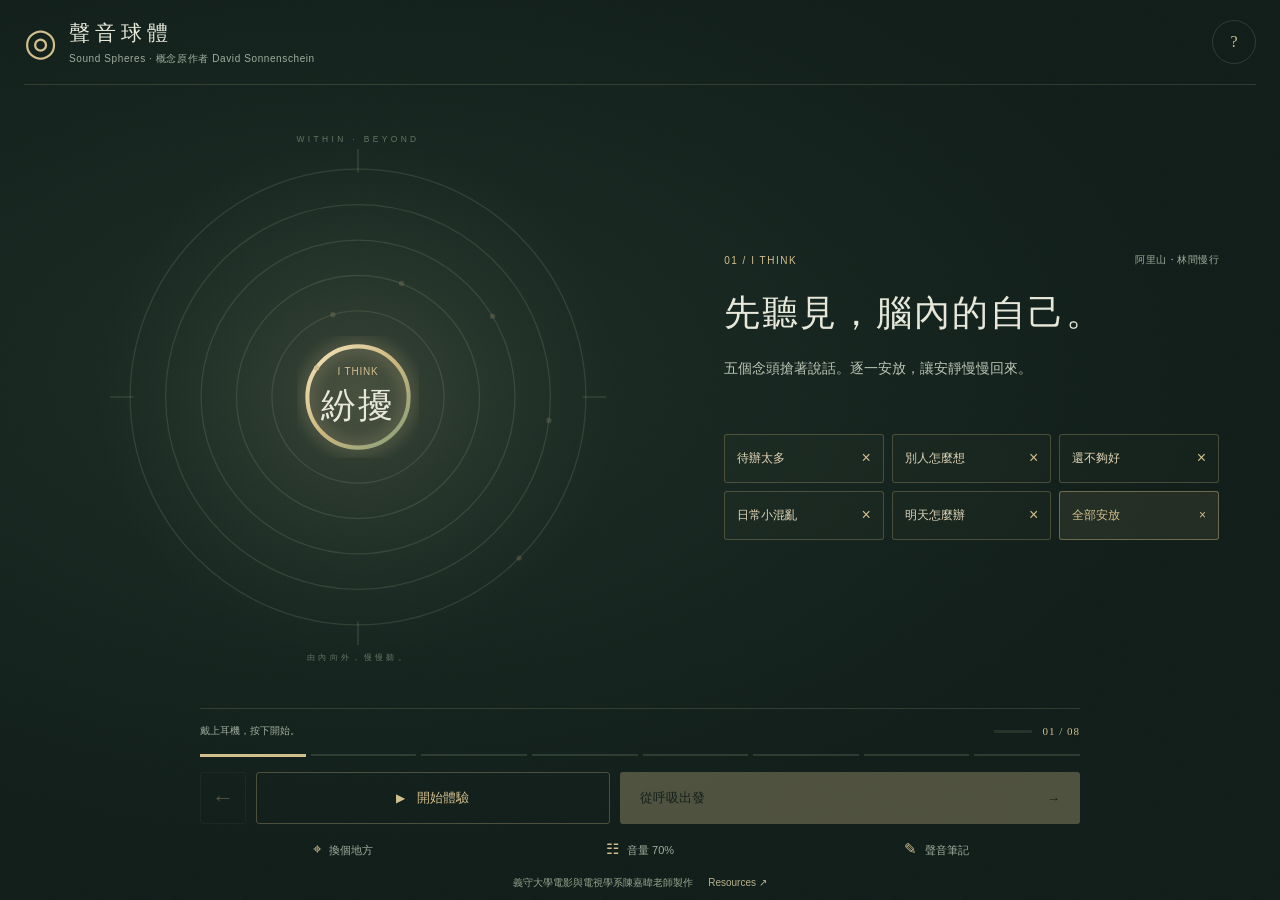
<file: index.html>
<!doctype html>
<html lang="zh-Hant">
<head>
  <meta charset="utf-8">
  <meta name="viewport" content="width=device-width,initial-scale=1,viewport-fit=cover">
  <meta name="theme-color" content="#101d19">
  <meta name="description" content="從五個內在念頭，到六層真實聲景。一頁完成、為手機設計的聲音球體聆聽體驗。">
  <title>聲音球體 — 一圈，一個世界</title>
  <link rel="stylesheet" href="experience.css?v=12">
</head>
<body>
<div class="experience" id="experience">
  <header class="topbar">
    <div class="identity"><span class="brand-symbol" aria-hidden="true">◎</span><div><strong>聲音球體</strong><small>Sound Spheres · 概念原作者 David Sonnenschein</small></div></div>
    <button id="helpButton" class="round-button" aria-label="關於課程與操作說明">?</button>
  </header>

  <main class="stage" id="stage" aria-label="聆聽簡報">
    <div class="sphere-zone" id="sphereZone">
      <div class="sphere-art" id="sphereArt">
        <svg id="sphere" viewBox="0 0 320 320" role="img" aria-label="聲音球體：中心 I THINK 亮起，其餘層次尚未開啟">
          <defs>
            <radialGradient id="haze"><stop offset="0" stop-color="#ddc28e" stop-opacity=".15"/><stop offset=".75" stop-color="#8da58a" stop-opacity=".035"/><stop offset="1" stop-color="#8da58a" stop-opacity="0"/></radialGradient>
            <linearGradient id="ringLight" x1="0" y1="0" x2="1" y2="1"><stop stop-color="#f5e6bd"/><stop offset=".5" stop-color="#cbb77f"/><stop offset="1" stop-color="#839c79"/></linearGradient>
            <filter id="glow"><feGaussianBlur stdDeviation="3"/></filter>
          </defs>
          <circle cx="160" cy="160" r="155" fill="url(#haze)"/>
          <path d="M160 13V27M160 293V307M13 160H27M293 160H307" stroke="#b3b798" stroke-opacity=".25" stroke-width=".7"/>
          <g id="sphereRings"></g>
          <text x="160" y="9" text-anchor="middle" class="svg-caption">WITHIN · BEYOND</text>
          <text x="160" y="316" text-anchor="middle" class="svg-caption" id="sphereCaption">由內向外，慢慢聽。</text>
        </svg>
        <div class="orb-center" aria-hidden="true"><small id="centerEnglish">I THINK</small><strong id="centerWord">紛擾</strong></div>
      </div>
    </div>

    <section class="slide-panel" aria-labelledby="slideTitle">
      <div class="slide-kicker"><span id="slideEnglish">01 / I THINK</span><span id="sceneShort">阿里山・林間慢行</span></div>
      <h1 id="slideTitle">先聽見，腦內的自己。</h1>
      <p class="slide-description" id="slideDescription">五個念頭搶著說話。逐一安放，讓安靜慢慢回來。</p>
      <div class="stage-interaction">
        <div id="thoughtControls" class="thought-controls" aria-label="逐一關閉五個內在聲音"></div>
        <div id="quietPanel" class="quiet-panel" hidden><span>五個念頭都已安放。</span><button id="replayMind">重新聽見它們 ↺</button></div>
        <div id="listeningCue" class="listening-cue" hidden><span class="cue-line" aria-hidden="true"></span><p id="cueText"></p></div>
        <label id="wholeOptions" class="whole-options" hidden><input id="includeMind" type="checkbox" checked><span>包含內在聲音<small>也可以留白中心，只聽身體與世界。</small></span></label>
        <div id="blendPanel" class="blend-panel" hidden>
          <label for="blendFocus">此刻的主角 <output id="blendFocusName">I DON'T KNOW</output></label>
          <input id="blendFocus" class="blend-range" type="range" min="1" max="5" step="1" value="5" aria-label="選擇比例最大的層次">
          <small>用滑鼠或手指滑過球體，由外而內、由內而外。經過的那一圈亮起，比例最大；中心 I THINK 保持關閉。</small>
        </div>
      </div>
    </section>
  </main>

  <div id="loadingOverlay" class="loading-overlay" role="status" aria-live="polite" aria-hidden="true">
    <div class="loading-card">
      <span class="loading-spinner" aria-hidden="true"></span>
      <strong id="loadingTitle">正在載入聲音</strong>
      <span id="loadingDetail">請稍等，音檔準備好就會開始播放。</span>
    </div>
  </div>

  <section class="control-deck" aria-label="體驗控制">
    <div class="status-row"><span id="status" role="status" aria-live="polite">戴上耳機，按下開始。</span><span class="signal" aria-hidden="true"><i id="signalFill"></i></span><span id="pageCount">01 / 08</span></div>
    <nav class="progress" id="progress" aria-label="聆聽進度"></nav>
    <div class="transport">
      <button id="previous" class="previous" aria-label="上一層" disabled>←</button>
      <button id="play" class="play-button"><span id="playIcon" aria-hidden="true">▶</span><span id="playLabel">開始體驗</span></button>
      <button id="next" class="next-button" disabled><span id="nextLabel">從呼吸出發</span><span aria-hidden="true">→</span></button>
    </div>
    <div class="utility-bar">
      <button id="sceneButton"><span aria-hidden="true">⌖</span> 換個地方</button>
      <button id="settingsButton"><span aria-hidden="true">☷</span> <span id="volumeLabel">音量 70%</span></button>
      <button id="notesButton"><span aria-hidden="true">✎</span> 聲音筆記</button>
    </div>
  </section>
  <footer><span>義守大學電影與電視學系陳嘉暐老師製作</span><a href="resources.html">Resources ↗</a></footer>
</div>

<dialog id="sceneDialog" class="sheet" aria-labelledby="sceneDialogTitle">
  <div class="sheet-head"><div><small>CHOOSE A SOUNDSCAPE</small><h2 id="sceneDialogTitle">想在哪裡，慢慢聽？</h2></div><button data-close aria-label="關閉場景選單">×</button></div>
  <div id="sceneList" class="scene-list"></div>
  <p class="sheet-note">目前開放「阿里山・林間慢行」。其餘四個聲景仍在建構中，完成後會陸續開放。</p>
</dialog>
<dialog id="settingsDialog" class="sheet" aria-labelledby="settingsTitle">
  <div class="sheet-head"><div><small>YOUR LISTENING PACE</small><h2 id="settingsTitle">照自己的步調。</h2></div><button data-close aria-label="關閉聆聽設定">×</button></div>
  <label class="volume-control" for="volume">音量 <output id="volumeOutput">70%</output></label><input id="volume" class="volume" type="range" min="0" max="100" value="70">
  <p class="sheet-note">從舒適的音量開始。五段碎念靠交疊呈現忙亂，不需要開大音量。</p>
  <button id="realMode" class="setting-button" aria-pressed="false">聆聽真實環境 <span>關閉網站聲音，不使用麥克風</span></button>
  <button id="autoGuide" class="setting-button" aria-pressed="false">六分鐘自動引導 <span>從呼吸開始，每分鐘前進一圈</span></button>
  <p id="settingsHint" class="sheet-note">先安放五個念頭，便能開啟這兩種練習。</p>
</dialog>
<dialog id="notesDialog" class="sheet" aria-labelledby="notesTitle">
  <div class="sheet-head"><div><small>LEAVE A TRACE</small><h2 id="notesTitle">把此刻，留下來。</h2></div><button data-close aria-label="關閉聲音筆記">×</button></div>
  <label id="noteLabel" for="notes"></label><textarea id="notes" placeholder="我聽見……它像「沙——」「叩、叩」。"></textarea>
  <div class="note-actions"><span id="saveStatus">只存在此瀏覽器。</span><button id="download">匯出筆記 ↓</button></div>
</dialog>
<dialog id="helpDialog" class="sheet" aria-labelledby="helpTitle">
  <div class="sheet-head"><div><small>A SMALL PRACTICE IN ATTENTION</small><h2 id="helpTitle">一圈，一個世界。</h2></div><button data-close aria-label="關閉課程說明">×</button></div>
  <ol class="help-steps"><li>按下開始，聽見五個 AI 內在念頭。逐一關掉，或一鍵全部安放。</li><li>從呼吸出發，按「下一層」。目前這圈亮起，也只播放這一層。</li><li>到達最外圈，再按「全部亮起」，讓六層一起出現。可選擇保留中心的安靜。</li><li>最後一頁「交融聆聽」讓五個外在層次同時發聲，預設由 I DON'T KNOW 帶頭並閃爍。滑過球體，換一圈當主角；中心 I THINK 全程關閉。</li></ol>
  <p>也可以在球體上左右滑動，或用鍵盤方向鍵換頁。已經走過的圈可直接點選。整個練習不需要捲動主畫面。</p>
  <p>Sound Spheres 概念原作者：<strong>David Sonnenschein</strong>。這六層描述你與聲音的關係，不只代表距離。I SEE 以文字情境想像看見聲源；I DON'T KNOW 若被你認出，也可歸入 I KNOW。</p>
  <p>念頭不必真的消失；這是把注意力帶回當下的練習。語音為 AI 生成，外在聲景為免費授權實錄的剪輯重構。<a href="resources.html">完整音訊來源與授權 ↗</a></p>
</dialog>
<!-- ?v=N is shared by every asset below and by experience.css: bump it on ANY code or style change. -->
<script src="scene-data.js?v=12"></script>
<script src="inner-voices.js?v=12"></script>
<script src="audio-engine.js?v=12"></script>
<script src="app.js?v=12"></script>
</body>
</html>
</file>
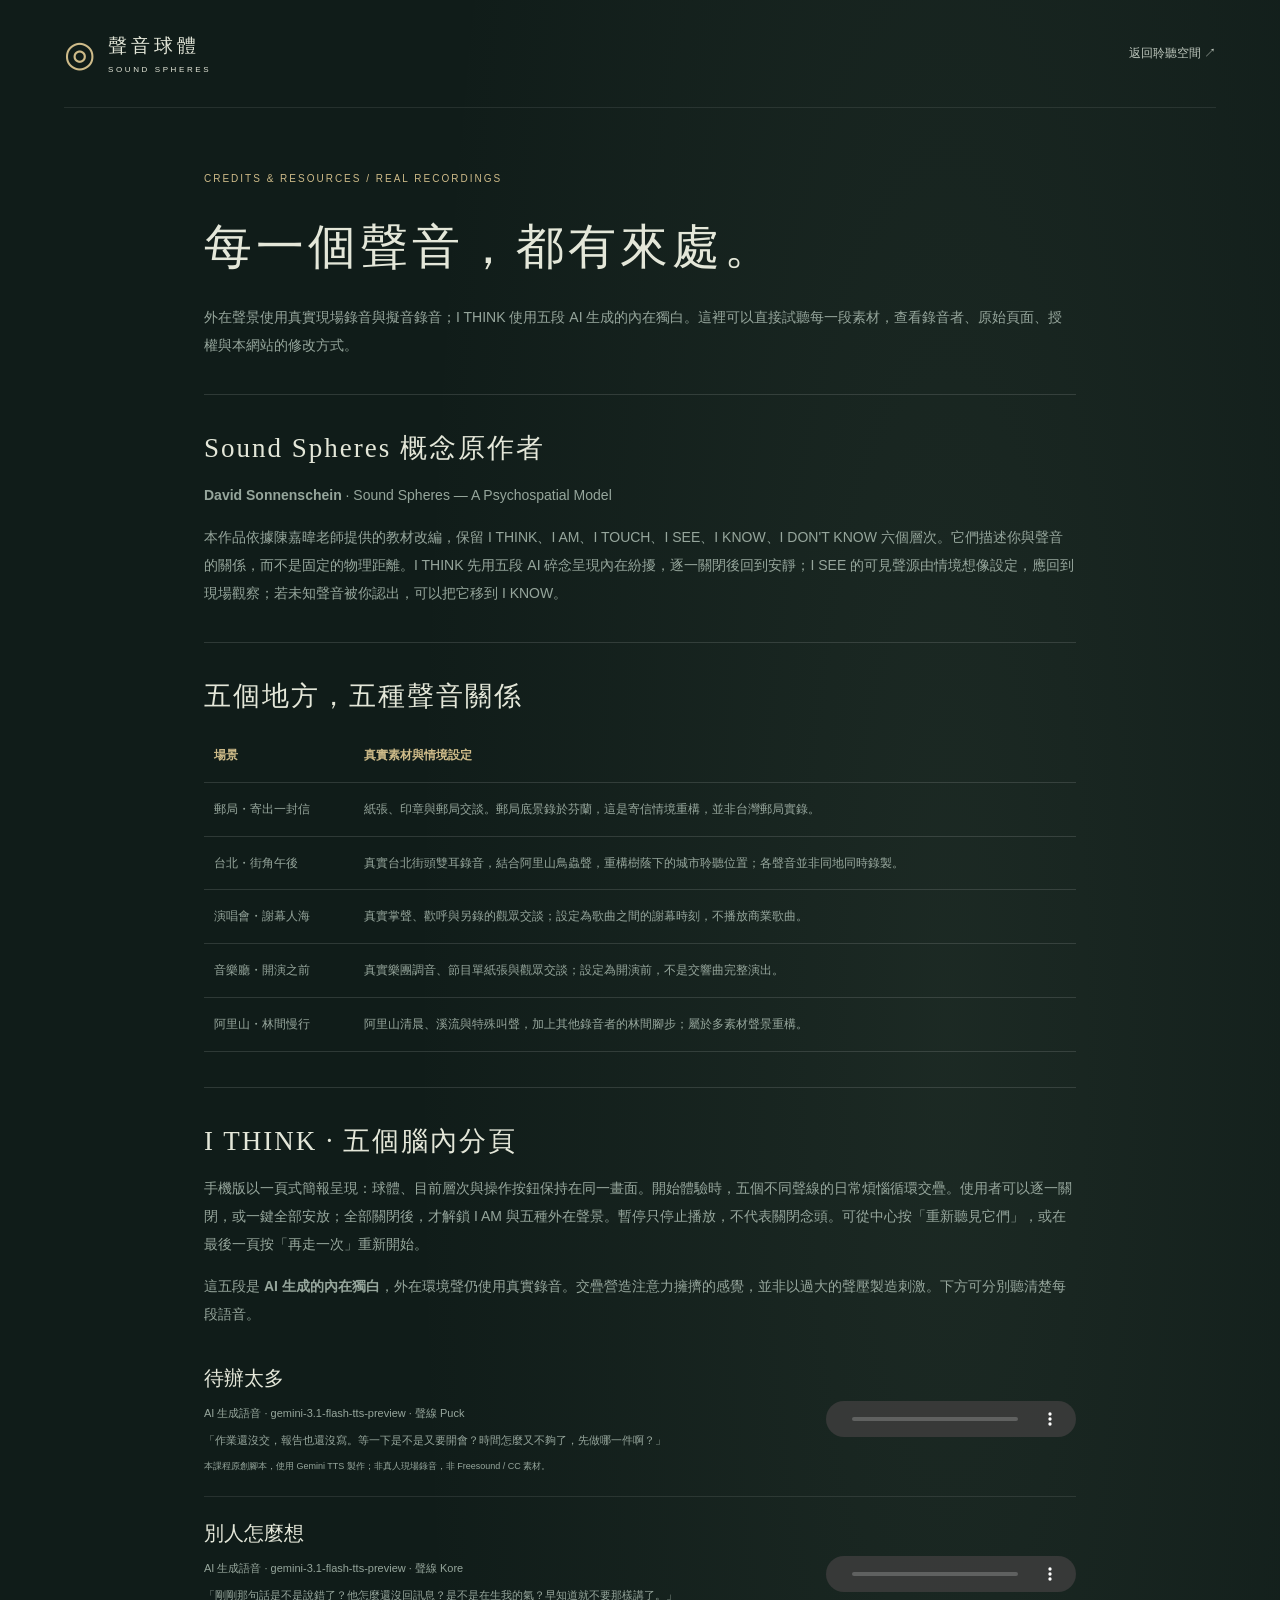
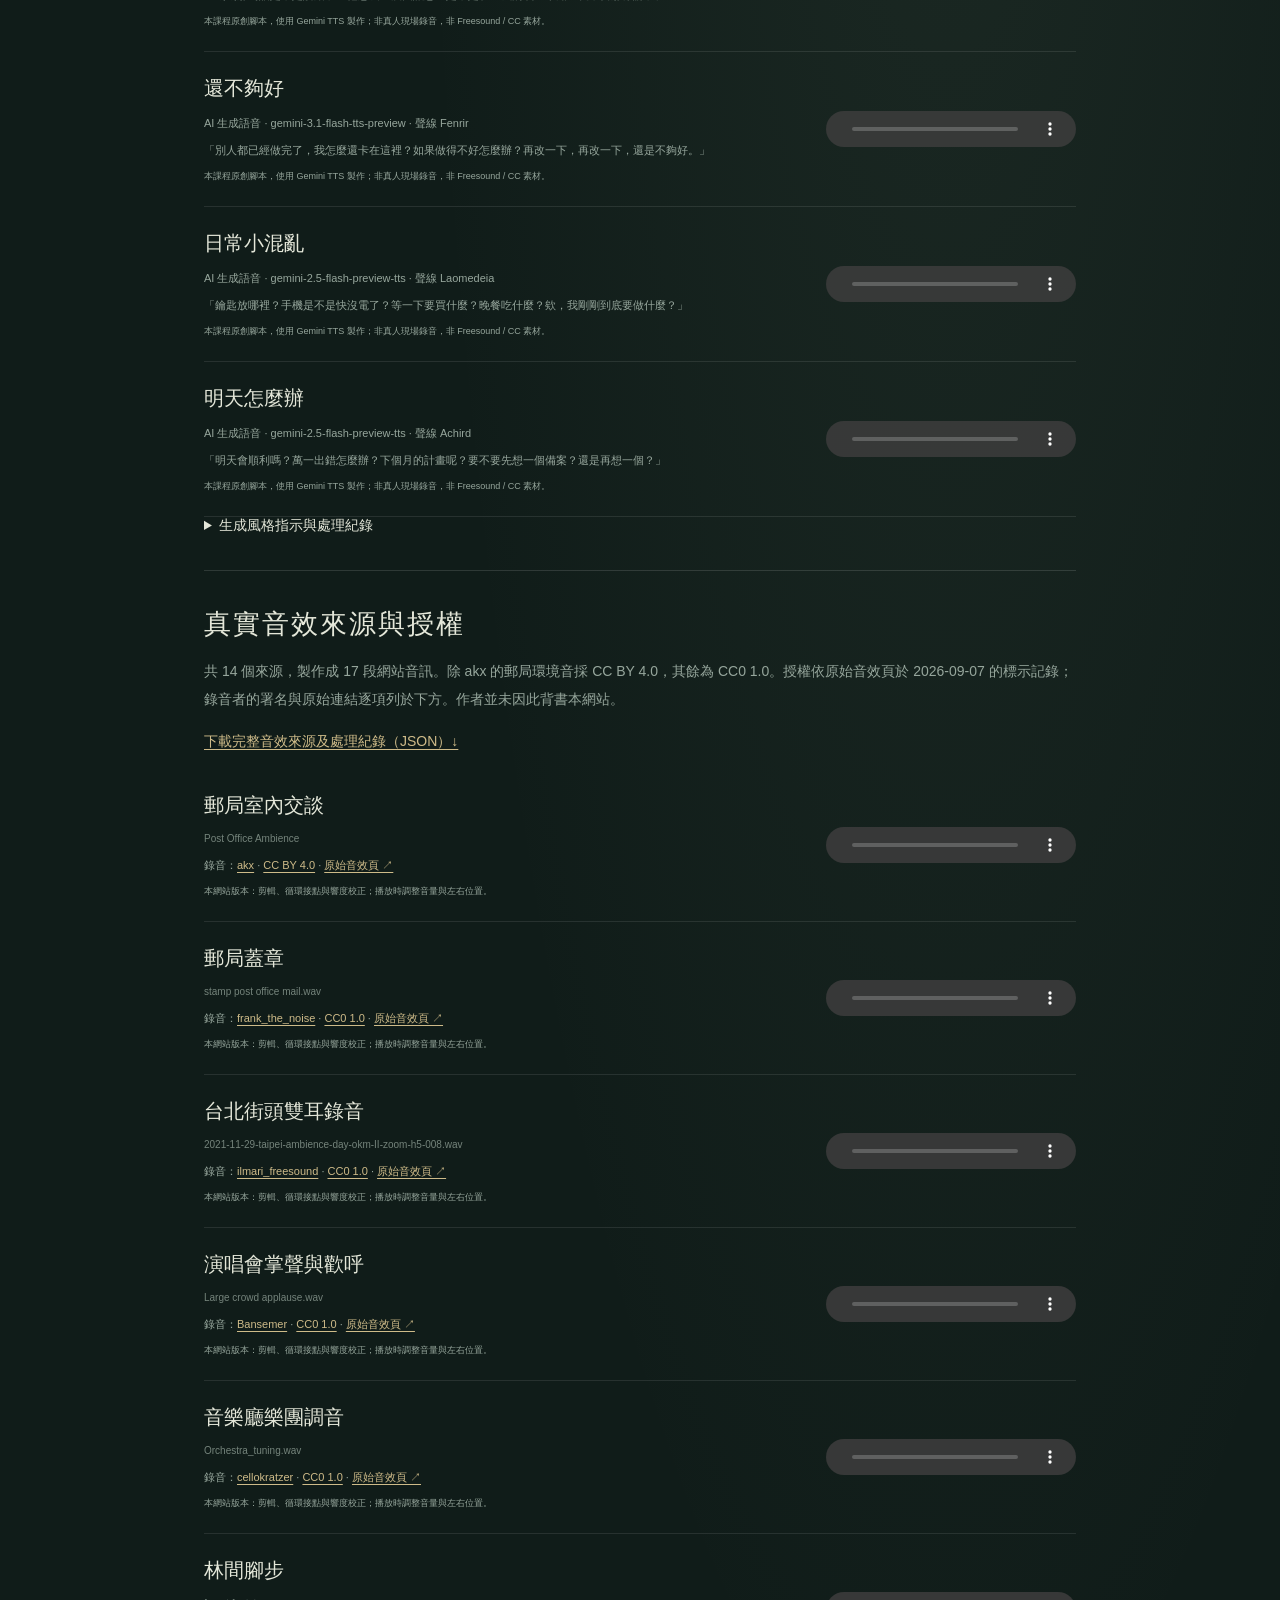
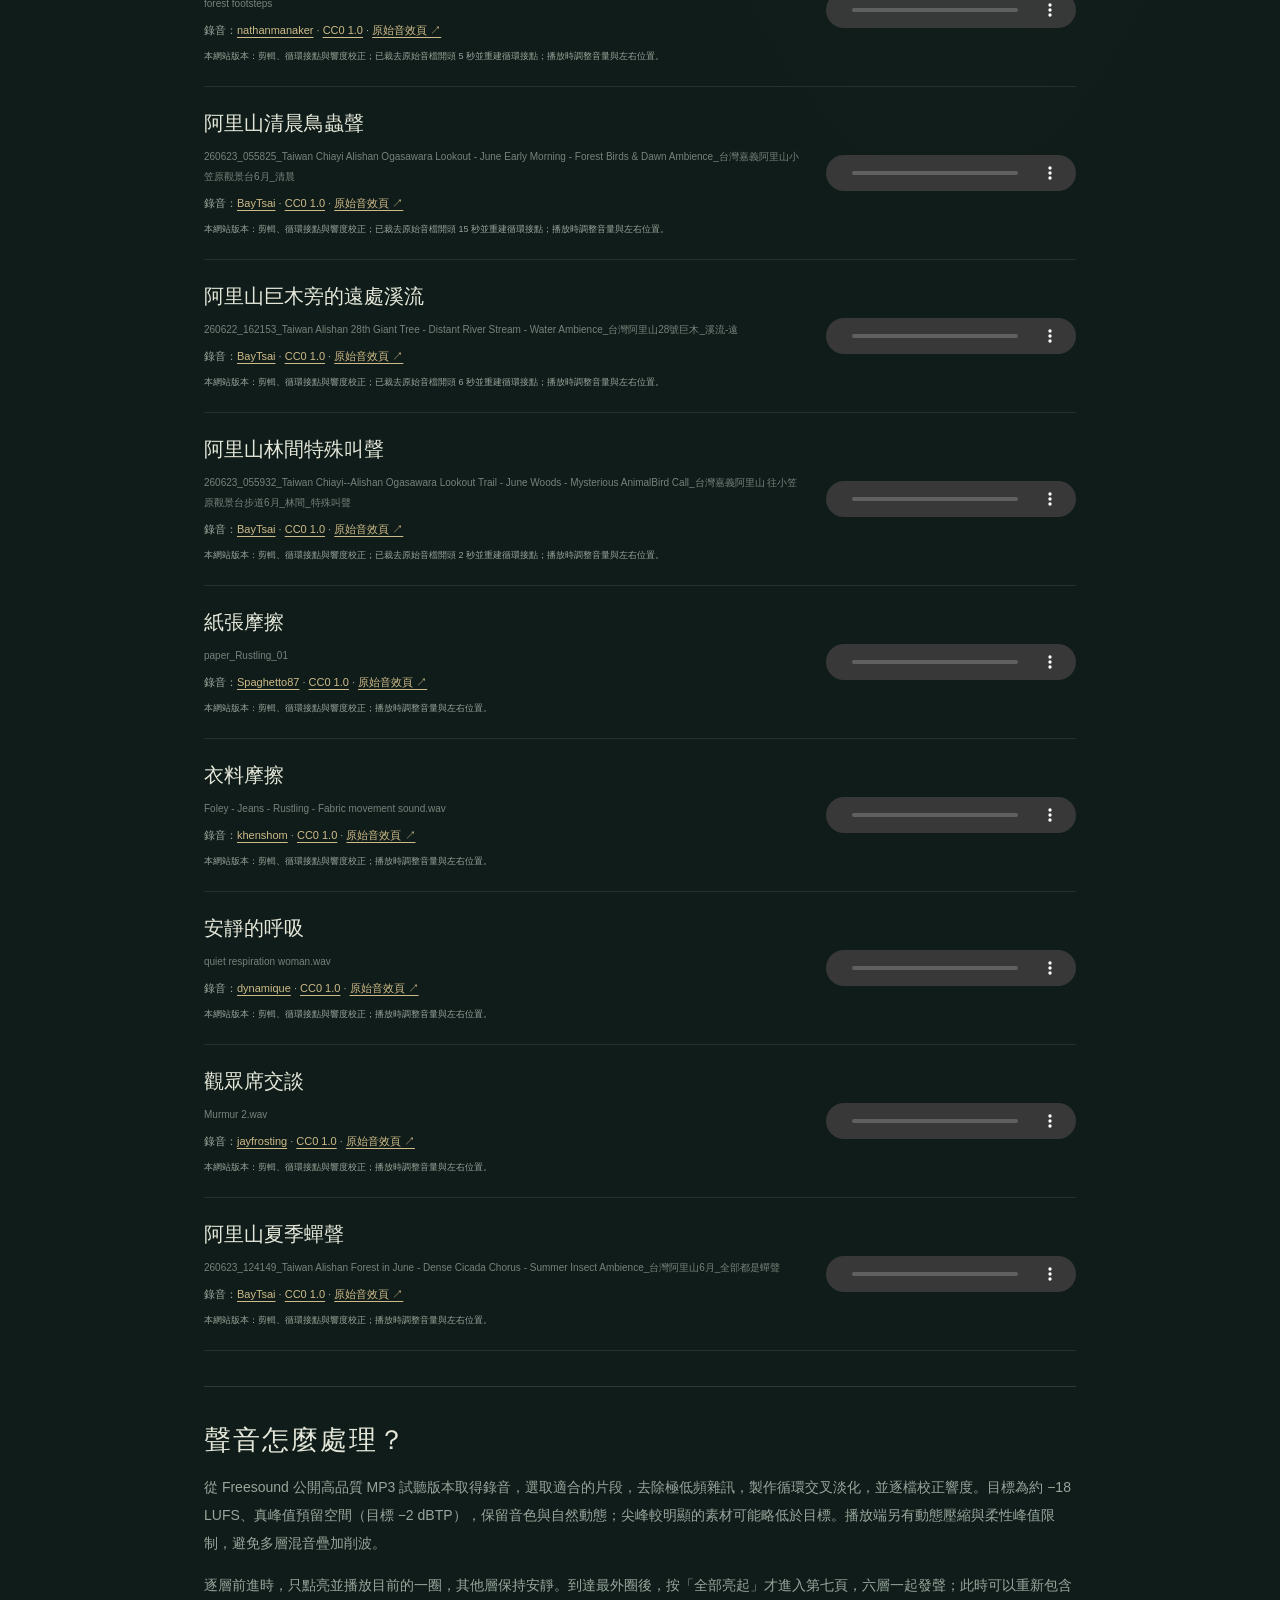
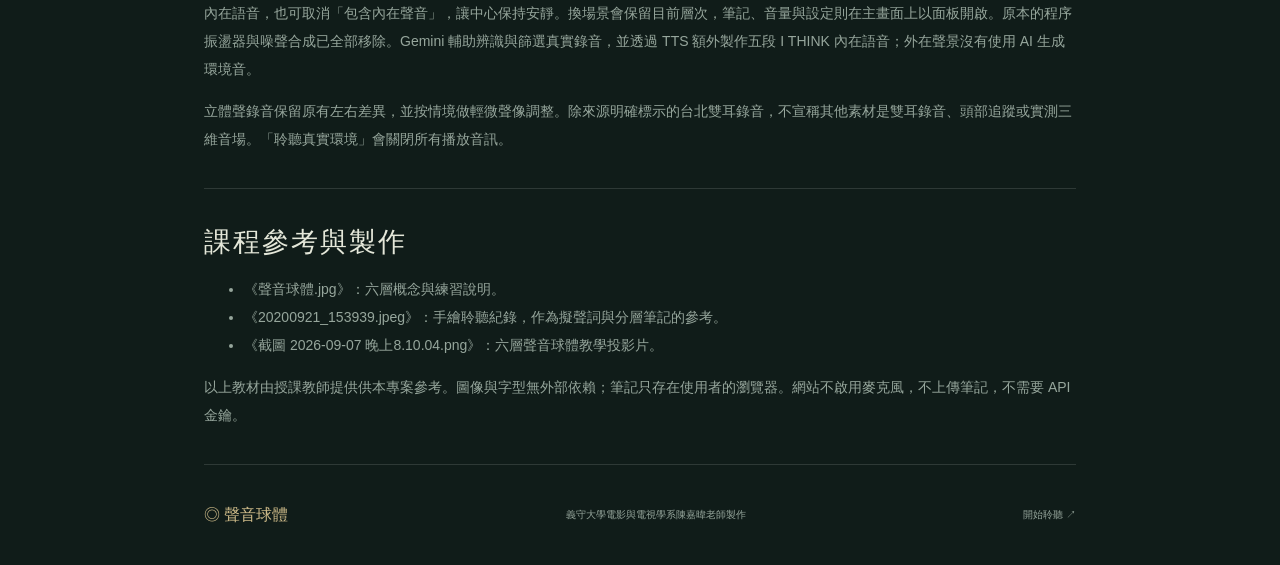
<file: resources.html>
<!doctype html><html lang="zh-Hant"><head><meta charset="utf-8"><meta name="viewport" content="width=device-width,initial-scale=1"><title>Resources — 聲音球體</title><link rel="stylesheet" href="style.css?v=3"></head><body><header><a class="brand" href="index.html">◎ <span>聲音球體<small>SOUND SPHERES</small></span></a><nav><a href="index.html">返回聆聽空間 ↗</a></nav></header><main class="resource-main"><div class="eyebrow">CREDITS & RESOURCES / REAL RECORDINGS</div><h1>每一個聲音，都有來處。</h1><p>外在聲景使用真實現場錄音與擬音錄音；I THINK 使用五段 AI 生成的內在獨白。這裡可以直接試聽每一段素材，查看錄音者、原始頁面、授權與本網站的修改方式。</p><section><h2>Sound Spheres 概念原作者</h2><p><strong>David Sonnenschein</strong> · Sound Spheres — A Psychospatial Model</p><p>本作品依據陳嘉暐老師提供的教材改編，保留 I THINK、I AM、I TOUCH、I SEE、I KNOW、I DON'T KNOW 六個層次。它們描述你與聲音的關係，而不是固定的物理距離。I THINK 先用五段 AI 碎念呈現內在紛擾，逐一關閉後回到安靜；I SEE 的可見聲源由情境想像設定，應回到現場觀察；若未知聲音被你認出，可以把它移到 I KNOW。</p></section><section><h2>五個地方，五種聲音關係</h2><table><thead><tr><th>場景</th><th>真實素材與情境設定</th></tr></thead><tbody><tr><td>郵局・寄出一封信</td><td>紙張、印章與郵局交談。郵局底景錄於芬蘭，這是寄信情境重構，並非台灣郵局實錄。</td></tr><tr><td>台北・街角午後</td><td>真實台北街頭雙耳錄音，結合阿里山鳥蟲聲，重構樹蔭下的城市聆聽位置；各聲音並非同地同時錄製。</td></tr><tr><td>演唱會・謝幕人海</td><td>真實掌聲、歡呼與另錄的觀眾交談；設定為歌曲之間的謝幕時刻，不播放商業歌曲。</td></tr><tr><td>音樂廳・開演之前</td><td>真實樂團調音、節目單紙張與觀眾交談；設定為開演前，不是交響曲完整演出。</td></tr><tr><td>阿里山・林間慢行</td><td>阿里山清晨、溪流與特殊叫聲，加上其他錄音者的林間腳步；屬於多素材聲景重構。</td></tr></tbody></table></section><section><h2>I THINK · 五個腦內分頁</h2><p>手機版以一頁式簡報呈現：球體、目前層次與操作按鈕保持在同一畫面。開始體驗時，五個不同聲線的日常煩惱循環交疊。使用者可以逐一關閉，或一鍵全部安放；全部關閉後，才解鎖 I AM 與五種外在聲景。暫停只停止播放，不代表關閉念頭。可從中心按「重新聽見它們」，或在最後一頁按「再走一次」重新開始。</p><p>這五段是 <strong>AI 生成的內在獨白</strong>，外在環境聲仍使用真實錄音。交疊營造注意力擁擠的感覺，並非以過大的聲壓製造刺激。下方可分別聽清楚每段語音。</p><article class="credit"><div><h3>待辦太多</h3><p>AI 生成語音 · gemini-3.1-flash-tts-preview · 聲線 Puck</p><p>「作業還沒交，報告也還沒寫。等一下是不是又要開會？時間怎麼又不夠了，先做哪一件啊？」</p><small>本課程原創腳本，使用 Gemini TTS 製作；非真人現場錄音，非 Freesound / CC 素材。</small></div><audio controls preload="none" src="audio/think-deadline.mp3?v=4" aria-label="試聽內在聲音：待辦太多"></audio></article><article class="credit"><div><h3>別人怎麼想</h3><p>AI 生成語音 · gemini-3.1-flash-tts-preview · 聲線 Kore</p><p>「剛剛那句話是不是說錯了？他怎麼還沒回訊息？是不是在生我的氣？早知道就不要那樣講了。」</p><small>本課程原創腳本，使用 Gemini TTS 製作；非真人現場錄音，非 Freesound / CC 素材。</small></div><audio controls preload="none" src="audio/think-social.mp3?v=4" aria-label="試聽內在聲音：別人怎麼想"></audio></article><article class="credit"><div><h3>還不夠好</h3><p>AI 生成語音 · gemini-3.1-flash-tts-preview · 聲線 Fenrir</p><p>「別人都已經做完了，我怎麼還卡在這裡？如果做得不好怎麼辦？再改一下，再改一下，還是不夠好。」</p><small>本課程原創腳本，使用 Gemini TTS 製作；非真人現場錄音，非 Freesound / CC 素材。</small></div><audio controls preload="none" src="audio/think-perfect.mp3?v=4" aria-label="試聽內在聲音：還不夠好"></audio></article><article class="credit"><div><h3>日常小混亂</h3><p>AI 生成語音 · gemini-2.5-flash-preview-tts · 聲線 Laomedeia</p><p>「鑰匙放哪裡？手機是不是快沒電了？等一下要買什麼？晚餐吃什麼？欸，我剛剛到底要做什麼？」</p><small>本課程原創腳本，使用 Gemini TTS 製作；非真人現場錄音，非 Freesound / CC 素材。</small></div><audio controls preload="none" src="audio/think-daily.mp3?v=4" aria-label="試聽內在聲音：日常小混亂"></audio></article><article class="credit"><div><h3>明天怎麼辦</h3><p>AI 生成語音 · gemini-2.5-flash-preview-tts · 聲線 Achird</p><p>「明天會順利嗎？萬一出錯怎麼辦？下個月的計畫呢？要不要先想一個備案？還是再想一個？」</p><small>本課程原創腳本，使用 Gemini TTS 製作；非真人現場錄音，非 Freesound / CC 素材。</small></div><audio controls preload="none" src="audio/think-future.mp3?v=4" aria-label="試聽內在聲音：明天怎麼辦"></audio></article><details><summary>生成風格指示與處理紀錄</summary><p>Read only the exact Traditional Chinese transcript in natural Taiwan Mandarin. Perform a private inner monologue: quick, restless, slightly anxious, conversational muttering, close and dry. Clearly intelligible rather than breathy whispering. Do not shout, sing, add words, or include music or sound effects. Use varied pacing with small hesitations, like everyday worries circling in the mind.</p><p>2026-09-07 製作；語音經基本等化、響度校正與結尾留白，再轉為 MP3。目標 −20 LUFS / −3 dBTP；逐段實測值見 <a href="audio/inner-voices.json">生成紀錄 JSON</a>。網站播放採固定立體聲位置、交錯起點與平滑靜音，並於輸出端控制峰值。語音檔已預先生成，學生不需 API 或帳號。</p></details></section><section><h2>真實音效來源與授權</h2><p>共 14 個來源，製作成 17 段網站音訊。除 akx 的郵局環境音採 CC BY 4.0，其餘為 CC0 1.0。授權依原始音效頁於 2026-09-07 的標示記錄；錄音者的署名與原始連結逐項列於下方。作者並未因此背書本網站。</p><p><a href="audio/credits.json">下載完整音效來源及處理紀錄（JSON）↓</a></p><article class="credit"><div><h3>郵局室內交談</h3><p class="credit-title">Post Office Ambience</p><p>錄音：<a href="https://freesound.org/people/akx/">akx</a> · <a href="https://creativecommons.org/licenses/by/4.0/">CC BY 4.0</a> · <a href="https://freesound.org/people/akx/sounds/211143/">原始音效頁 ↗</a></p><small>本網站版本：剪輯、循環接點與響度校正；播放時調整音量與左右位置。</small></div><audio controls preload="none" src="audio/post-office.mp3?v=4" aria-label="試聽郵局室內交談"></audio></article><article class="credit"><div><h3>郵局蓋章</h3><p class="credit-title">stamp post office mail.wav</p><p>錄音：<a href="https://freesound.org/people/frank_the_noise/">frank_the_noise</a> · <a href="http://creativecommons.org/publicdomain/zero/1.0/">CC0 1.0</a> · <a href="https://freesound.org/people/frank_the_noise/sounds/160879/">原始音效頁 ↗</a></p><small>本網站版本：剪輯、循環接點與響度校正；播放時調整音量與左右位置。</small></div><audio controls preload="none" src="audio/stamp.mp3?v=4" aria-label="試聽郵局蓋章"></audio></article><article class="credit"><div><h3>台北街頭雙耳錄音</h3><p class="credit-title">2021-11-29-taipei-ambience-day-okm-II-zoom-h5-008.wav</p><p>錄音：<a href="https://freesound.org/people/ilmari_freesound/">ilmari_freesound</a> · <a href="http://creativecommons.org/publicdomain/zero/1.0/">CC0 1.0</a> · <a href="https://freesound.org/people/ilmari_freesound/sounds/609867/">原始音效頁 ↗</a></p><small>本網站版本：剪輯、循環接點與響度校正；播放時調整音量與左右位置。</small></div><audio controls preload="none" src="audio/taipei.mp3?v=4" aria-label="試聽台北街頭雙耳錄音"></audio></article><article class="credit"><div><h3>演唱會掌聲與歡呼</h3><p class="credit-title">Large crowd applause.wav</p><p>錄音：<a href="https://freesound.org/people/Bansemer/">Bansemer</a> · <a href="http://creativecommons.org/publicdomain/zero/1.0/">CC0 1.0</a> · <a href="https://freesound.org/people/Bansemer/sounds/160493/">原始音效頁 ↗</a></p><small>本網站版本：剪輯、循環接點與響度校正；播放時調整音量與左右位置。</small></div><audio controls preload="none" src="audio/crowd.mp3?v=4" aria-label="試聽演唱會掌聲與歡呼"></audio></article><article class="credit"><div><h3>音樂廳樂團調音</h3><p class="credit-title">Orchestra_tuning.wav</p><p>錄音：<a href="https://freesound.org/people/cellokratzer/">cellokratzer</a> · <a href="http://creativecommons.org/publicdomain/zero/1.0/">CC0 1.0</a> · <a href="https://freesound.org/people/cellokratzer/sounds/502939/">原始音效頁 ↗</a></p><small>本網站版本：剪輯、循環接點與響度校正；播放時調整音量與左右位置。</small></div><audio controls preload="none" src="audio/orchestra.mp3?v=4" aria-label="試聽音樂廳樂團調音"></audio></article><article class="credit"><div><h3>林間腳步</h3><p class="credit-title">forest footsteps</p><p>錄音：<a href="https://freesound.org/people/nathanmanaker/">nathanmanaker</a> · <a href="http://creativecommons.org/publicdomain/zero/1.0/">CC0 1.0</a> · <a href="https://freesound.org/people/nathanmanaker/sounds/486953/">原始音效頁 ↗</a></p><small>本網站版本：剪輯、循環接點與響度校正；已裁去原始音檔開頭 5 秒並重建循環接點；播放時調整音量與左右位置。</small></div><audio controls preload="none" src="audio/forest-steps.mp3?v=4" aria-label="試聽林間腳步"></audio></article><article class="credit"><div><h3>阿里山清晨鳥蟲聲</h3><p class="credit-title">260623_055825_Taiwan Chiayi Alishan Ogasawara Lookout - June Early Morning - Forest Birds &amp; Dawn Ambience_台灣嘉義阿里山小笠原觀景台6月_清晨</p><p>錄音：<a href="https://freesound.org/people/BayTsai/">BayTsai</a> · <a href="http://creativecommons.org/publicdomain/zero/1.0/">CC0 1.0</a> · <a href="https://freesound.org/people/BayTsai/sounds/860231/">原始音效頁 ↗</a></p><small>本網站版本：剪輯、循環接點與響度校正；已裁去原始音檔開頭 15 秒並重建循環接點；播放時調整音量與左右位置。</small></div><audio controls preload="none" src="audio/forest-birds.mp3?v=4" aria-label="試聽阿里山清晨鳥蟲聲"></audio></article><article class="credit"><div><h3>阿里山巨木旁的遠處溪流</h3><p class="credit-title">260622_162153_Taiwan Alishan 28th Giant Tree - Distant River Stream - Water Ambience_台灣阿里山28號巨木_溪流-遠</p><p>錄音：<a href="https://freesound.org/people/BayTsai/">BayTsai</a> · <a href="http://creativecommons.org/publicdomain/zero/1.0/">CC0 1.0</a> · <a href="https://freesound.org/people/BayTsai/sounds/860229/">原始音效頁 ↗</a></p><small>本網站版本：剪輯、循環接點與響度校正；已裁去原始音檔開頭 6 秒並重建循環接點；播放時調整音量與左右位置。</small></div><audio controls preload="none" src="audio/forest-stream.mp3?v=4" aria-label="試聽阿里山巨木旁的遠處溪流"></audio></article><article class="credit"><div><h3>阿里山林間特殊叫聲</h3><p class="credit-title">260623_055932_Taiwan Chiayi--Alishan Ogasawara Lookout Trail - June Woods - Mysterious AnimalBird Call_台灣嘉義阿里山 往小笠原觀景台步道6月_林間_特殊叫聲</p><p>錄音：<a href="https://freesound.org/people/BayTsai/">BayTsai</a> · <a href="http://creativecommons.org/publicdomain/zero/1.0/">CC0 1.0</a> · <a href="https://freesound.org/people/BayTsai/sounds/860232/">原始音效頁 ↗</a></p><small>本網站版本：剪輯、循環接點與響度校正；已裁去原始音檔開頭 2 秒並重建循環接點；播放時調整音量與左右位置。</small></div><audio controls preload="none" src="audio/forest-unknown.mp3?v=4" aria-label="試聽阿里山林間特殊叫聲"></audio></article><article class="credit"><div><h3>紙張摩擦</h3><p class="credit-title">paper_Rustling_01</p><p>錄音：<a href="https://freesound.org/people/Spaghetto87/">Spaghetto87</a> · <a href="http://creativecommons.org/publicdomain/zero/1.0/">CC0 1.0</a> · <a href="https://freesound.org/people/Spaghetto87/sounds/731482/">原始音效頁 ↗</a></p><small>本網站版本：剪輯、循環接點與響度校正；播放時調整音量與左右位置。</small></div><audio controls preload="none" src="audio/paper.mp3?v=4" aria-label="試聽紙張摩擦"></audio></article><article class="credit"><div><h3>衣料摩擦</h3><p class="credit-title">Foley - Jeans - Rustling - Fabric movement sound.wav</p><p>錄音：<a href="https://freesound.org/people/khenshom/">khenshom</a> · <a href="http://creativecommons.org/publicdomain/zero/1.0/">CC0 1.0</a> · <a href="https://freesound.org/people/khenshom/sounds/481081/">原始音效頁 ↗</a></p><small>本網站版本：剪輯、循環接點與響度校正；播放時調整音量與左右位置。</small></div><audio controls preload="none" src="audio/cloth.mp3?v=4" aria-label="試聽衣料摩擦"></audio></article><article class="credit"><div><h3>安靜的呼吸</h3><p class="credit-title">quiet respiration woman.wav</p><p>錄音：<a href="https://freesound.org/people/dynamique/">dynamique</a> · <a href="http://creativecommons.org/publicdomain/zero/1.0/">CC0 1.0</a> · <a href="https://freesound.org/people/dynamique/sounds/554735/">原始音效頁 ↗</a></p><small>本網站版本：剪輯、循環接點與響度校正；播放時調整音量與左右位置。</small></div><audio controls preload="none" src="audio/breath.mp3?v=4" aria-label="試聽安靜的呼吸"></audio></article><article class="credit"><div><h3>觀眾席交談</h3><p class="credit-title">Murmur 2.wav</p><p>錄音：<a href="https://freesound.org/people/jayfrosting/">jayfrosting</a> · <a href="http://creativecommons.org/publicdomain/zero/1.0/">CC0 1.0</a> · <a href="https://freesound.org/people/jayfrosting/sounds/333415/">原始音效頁 ↗</a></p><small>本網站版本：剪輯、循環接點與響度校正；播放時調整音量與左右位置。</small></div><audio controls preload="none" src="audio/audience.mp3?v=4" aria-label="試聽觀眾席交談"></audio></article><article class="credit"><div><h3>阿里山夏季蟬聲</h3><p class="credit-title">260623_124149_Taiwan Alishan Forest in June - Dense Cicada Chorus - Summer Insect Ambience_台灣阿里山6月_全部都是蟬聲</p><p>錄音：<a href="https://freesound.org/people/BayTsai/">BayTsai</a> · <a href="http://creativecommons.org/publicdomain/zero/1.0/">CC0 1.0</a> · <a href="https://freesound.org/people/BayTsai/sounds/860235/">原始音效頁 ↗</a></p><small>本網站版本：剪輯、循環接點與響度校正；播放時調整音量與左右位置。</small></div><audio controls preload="none" src="audio/cicadas.mp3?v=4" aria-label="試聽阿里山夏季蟬聲"></audio></article></section><section><h2>聲音怎麼處理？</h2><p>從 Freesound 公開高品質 MP3 試聽版本取得錄音，選取適合的片段，去除極低頻雜訊，製作循環交叉淡化，並逐檔校正響度。目標為約 −18 LUFS、真峰值預留空間（目標 −2 dBTP），保留音色與自然動態；尖峰較明顯的素材可能略低於目標。播放端另有動態壓縮與柔性峰值限制，避免多層混音疊加削波。</p><p>逐層前進時，只點亮並播放目前的一圈，其他層保持安靜。到達最外圈後，按「全部亮起」才進入第七頁，六層一起發聲；此時可以重新包含內在語音，也可取消「包含內在聲音」，讓中心保持安靜。換場景會保留目前層次，筆記、音量與設定則在主畫面上以面板開啟。原本的程序振盪器與噪聲合成已全部移除。Gemini 輔助辨識與篩選真實錄音，並透過 TTS 額外製作五段 I THINK 內在語音；外在聲景沒有使用 AI 生成環境音。</p><p>立體聲錄音保留原有左右差異，並按情境做輕微聲像調整。除來源明確標示的台北雙耳錄音，不宣稱其他素材是雙耳錄音、頭部追蹤或實測三維音場。「聆聽真實環境」會關閉所有播放音訊。</p></section><section><h2>課程參考與製作</h2><ul><li>《聲音球體.jpg》：六層概念與練習說明。</li><li>《20200921_153939.jpeg》：手繪聆聽紀錄，作為擬聲詞與分層筆記的參考。</li><li>《截圖 2026-09-07 晚上8.10.04.png》：六層聲音球體教學投影片。</li></ul><p>以上教材由授課教師提供供本專案參考。圖像與字型無外部依賴；筆記只存在使用者的瀏覽器。網站不啟用麥克風，不上傳筆記，不需要 API 金鑰。</p></section><footer><span>◎ 聲音球體</span><p>義守大學電影與電視學系陳嘉暐老師製作</p><a href="index.html">開始聆聽 ↗</a></footer></main><script>document.addEventListener('play',event=>{if(event.target.tagName==='AUDIO')document.querySelectorAll('audio').forEach(a=>{if(a!==event.target)a.pause()})},true);document.addEventListener('visibilitychange',()=>{if(document.hidden)document.querySelectorAll('audio').forEach(a=>a.pause())});</script></body></html>
</file>
<file: experience.css>
:root{color-scheme:dark;--bg:#101d19;--ink:#e7e8da;--muted:#9fae9e;--gold:#d2bf8e;--line:#b8bb9630;--scene-rgb:103,144,108;--signal:0}*{box-sizing:border-box}html,body{margin:0;width:100%;height:100%;overflow:hidden}body{font-family:"PingFang TC","Microsoft JhengHei",sans-serif;background:var(--bg);color:var(--ink);-webkit-tap-highlight-color:transparent}button,input,textarea{font:inherit}button,a{color:inherit}button{border:0;background:none;cursor:pointer;touch-action:manipulation}button:disabled{opacity:.32;cursor:default}button:focus-visible,a:focus-visible,input:focus-visible,textarea:focus-visible{outline:2px solid var(--gold);outline-offset:3px}a{text-decoration:none}button,[role=button]{-webkit-user-select:none;user-select:none}[hidden]{display:none!important}.experience{position:relative;isolation:isolate;width:100%;max-width:1440px;margin:auto;height:100vh;height:100dvh;display:grid;grid-template-rows:auto minmax(0,1fr) auto auto;padding:env(safe-area-inset-top) max(24px,env(safe-area-inset-right)) env(safe-area-inset-bottom) max(24px,env(safe-area-inset-left));overflow:hidden}.experience:before{content:'';position:absolute;z-index:-1;inset:0;pointer-events:none;background:radial-gradient(ellipse at 28% 42%,rgba(var(--scene-rgb),.14),transparent 65%);transition:background 1s}.experience:after{content:'';position:absolute;z-index:-1;inset:0;pointer-events:none;opacity:.045;background-image:url("data:image/svg+xml,%3Csvg xmlns='http://www.w3.org/2000/svg' width='180' height='180'%3E%3Cfilter id='n'%3E%3CfeTurbulence type='fractalNoise' baseFrequency='.7' numOctaves='3' stitchTiles='stitch'/%3E%3C/filter%3E%3Crect width='100%25' height='100%25' filter='url(%23n)' opacity='.45'/%3E%3C/svg%3E")}.topbar{display:flex;align-items:center;justify-content:space-between;min-height:85px;border-bottom:1px solid var(--line);gap:10px}.identity{display:flex;align-items:center;gap:12px;min-width:0}.brand-symbol{font-size:38px;font-weight:200;color:var(--gold)}.identity strong{font-family:"Songti TC","Noto Serif TC",serif;font-size:21px;letter-spacing:5px;font-weight:400}.identity small{display:block;font-size:10px;letter-spacing:.6px;color:var(--muted);margin-top:5px}.round-button{width:44px;height:44px;border:1px solid var(--line);border-radius:50%;font-family:Georgia,serif;color:var(--gold);flex-shrink:0}.stage{display:grid;grid-template-columns:1.2fr 1fr;align-items:center;min-height:0;gap:6%;padding:20px 3%}.sphere-zone{height:100%;min-height:0;display:grid;place-items:center;touch-action:none}.sphere-art{height:100%;max-height:540px;aspect-ratio:1;max-width:100%;position:relative;container-type:inline-size}#sphere{display:block;height:100%;width:100%;overflow:visible}.svg-caption{font-size:5px;letter-spacing:2px;fill:#adbaa088}.ring-base{stroke:#99b18c2d;fill:none;stroke-width:.8}.ring-light{stroke:url(#ringLight);stroke-width:1.8;fill:none;opacity:0;transition:opacity .7s,stroke-width .7s}.ring-haze{stroke:var(--gold);stroke-width:12;filter:url(#glow);fill:none;opacity:0;transition:opacity .7s}.sphere-ring.active .ring-light{opacity:1;stroke-width:2}.sphere-ring.active .ring-haze{opacity:.14}.sphere-ring.passed .ring-base{stroke:#aab38d55}.sphere-ring.current .ring-light{stroke-width:2.4}.sphere-ring.all-lit .ring-light{transition-delay:calc(var(--i)*70ms)}.ring-mark{fill:var(--gold);opacity:.18;transition:opacity .7s}.active .ring-mark{opacity:.9}.center-fill{fill:#d2bf8e;opacity:0;transition:opacity .7s}.active .center-fill{opacity:.09}.ring-hit{stroke:transparent;stroke-width:14;fill:none;cursor:pointer;pointer-events:stroke}.orb-center{position:absolute;top:50%;left:50%;transform:translate(-50%,-50%);pointer-events:none;text-align:center;white-space:nowrap}.orb-center small{display:block;font-size:clamp(5px,2cqw,10px);letter-spacing:.8px;color:var(--gold)}.orb-center strong{display:block;font-family:"Songti TC",serif;font-size:clamp(13px,7.2cqw,35px);font-weight:400;letter-spacing:2px;margin-top:5px}.playing .sphere-ring.current .ring-haze{animation:breathing 7s ease-in-out infinite}.playing .sphere-ring.all-lit .ring-haze{animation:breathing 8s ease-in-out infinite;animation-delay:calc(var(--i)*.3s)}@keyframes breathing{50%{opacity:.045}}.slide-panel{width:100%;max-width:520px;min-width:0}.slide-kicker{display:flex;justify-content:space-between;align-items:center;gap:10px;font-size:10px;letter-spacing:1.5px;color:var(--gold)}#sceneShort{font-size:10px;color:var(--muted);letter-spacing:.5px;white-space:nowrap}.slide-panel h1{font-family:"Songti TC","Noto Serif TC",serif;font-weight:400;font-size:clamp(26px,2.8vw,42px);line-height:1.5;letter-spacing:2px;margin:20px 0 14px}.slide-description{font-size:14px;line-height:1.9;color:#bbc5b5;margin:0;min-height:54px}.stage-interaction{margin-top:25px;min-height:105px}.thought-controls{display:grid;grid-template-columns:repeat(3,minmax(0,1fr));gap:8px}.thought-button{min-height:49px;border:1px solid #cfb78345;background:#d2bf8e06;display:flex;align-items:center;justify-content:space-between;gap:5px;padding:10px 12px;color:#e1d6b8;font-size:12px;border-radius:3px;text-align:left;transition:background .35s,opacity .35s}.thought-button .voice-indicator{font-size:16px;color:var(--gold);font-weight:300}.thought-button.quiet{background:#adc39408;border-color:#adc39425;opacity:.4}.thought-button.quiet .voice-indicator{font-size:12px;color:#a7c294}.thought-button.quiet-all{background:#d2bf8e18;border-color:#cfb78370;color:var(--gold)}.quiet-panel{padding:20px;border:1px solid #b6c8a13b;display:flex;flex-wrap:wrap;gap:16px;align-items:center;justify-content:space-between;color:#c6d6b6;font-size:13px}.quiet-panel button{font-size:11px;color:var(--muted);min-height:44px}.listening-cue{display:flex;gap:15px;align-items:center;min-height:85px}.cue-line{width:27px;height:1px;background:var(--gold);flex-shrink:0}.listening-cue p{font-size:13px;line-height:1.8;color:var(--gold);margin:0}.whole-options{display:flex;align-items:center;gap:12px;min-height:85px;font-size:13px}.whole-options input{width:20px;height:20px;accent-color:var(--gold)}.whole-options small{display:block;color:var(--muted);font-size:11px;margin-top:8px}.control-deck{max-width:880px;width:100%;margin:0 auto;padding:10px 0 0;border-top:1px solid var(--line)}.status-row{display:flex;gap:10px;align-items:center;min-height:24px;font-size:10px;color:var(--muted)}#status{flex:1;line-height:1.4}.signal{width:38px;height:3px;background:#adc39720;overflow:hidden}.signal i{display:block;height:100%;width:0;background:var(--gold);transition:width .1s}#pageCount{font-family:Georgia,serif;color:var(--gold);font-size:11px;letter-spacing:1px;white-space:nowrap}.progress{display:grid;grid-template-columns:repeat(7,1fr);gap:5px;margin:3px 0 8px}.progress button{height:18px;position:relative;padding:0}.progress button:before{content:'';position:absolute;top:8px;left:0;right:0;height:2px;background:#a7b29230;transition:background .5s}.progress button.visited:before{background:#a7b29275}.progress button.active:before{height:3px;background:var(--gold)}.progress button:disabled{opacity:1}.transport{display:grid;grid-template-columns:46px 1fr 1.3fr;gap:10px}.transport button{height:52px;border-radius:3px;font-size:13px}.previous{border:1px solid var(--line);font-size:22px!important;color:var(--gold)}.play-button{border:1px solid #cfb78350;display:flex;gap:12px;align-items:center;justify-content:center;color:var(--gold)}#playIcon{font-size:12px}.next-button{background:var(--gold);color:#18241d;display:flex;gap:15px;align-items:center;justify-content:space-between;padding:0 20px}.utility-bar{display:grid;grid-template-columns:repeat(3,1fr);gap:10px;margin-top:3px}.utility-bar button{height:43px;font-size:11px;color:var(--muted);white-space:nowrap}.utility-bar button>span:first-child{color:var(--gold);font-size:15px;margin-right:5px}footer{display:flex;gap:15px;justify-content:center;align-items:center;font-size:10px;line-height:1.5;color:#9eae947a;padding:5px 0 10px}footer a{color:#b9b28d;white-space:nowrap}.sheet{color:var(--ink);background:#18271f;border:1px solid #cfb78350;border-radius:9px;width:min(540px,calc(100vw - 30px));max-height:calc(100dvh - 50px);padding:28px;overflow:auto;box-shadow:0 20px 100px #0006}.sheet::backdrop{background:#07110dd9;backdrop-filter:blur(8px)}.sheet-head{display:flex;justify-content:space-between;align-items:flex-start;gap:12px;margin-bottom:20px}.sheet-head small{font-size:9px;letter-spacing:2px;color:var(--gold)}.sheet-head h2{font:400 26px/1.5 "Songti TC",serif;letter-spacing:1px;margin:10px 0 0}.sheet-head>button{width:44px;height:44px;color:var(--gold);font-size:26px;flex-shrink:0}.sheet p,.sheet li{font-size:13px;color:var(--muted);line-height:1.9}.sheet p a{color:var(--gold);text-decoration:underline;text-underline-offset:3px}.sheet-note{font-size:11px!important}.scene-list{display:grid;gap:8px}.scene-choice{display:flex;gap:16px;align-items:center;text-align:left;border:1px solid var(--line);padding:13px;min-height:70px;border-radius:4px}.scene-choice[aria-pressed=true]{border-color:var(--gold);background:#d2bf8e0a}.scene-number{font:16px Georgia,serif;color:var(--gold)}.scene-choice strong{display:block;font-size:14px;font-weight:400}.scene-choice small{display:block;font-size:10px;color:var(--muted);margin-top:6px}.scene-choice .chosen{margin-left:auto;color:var(--gold)}.volume-control{display:flex;justify-content:space-between;color:var(--gold);font-size:13px;margin-top:20px}.volume{width:100%;height:44px;accent-color:var(--gold)}.setting-button{display:block;text-align:left;width:100%;padding:17px 0;min-height:70px;border-bottom:1px solid var(--line);color:var(--ink);font-size:14px}.setting-button span{display:block;color:var(--muted);font-size:11px;margin-top:9px}.setting-button[aria-pressed=true]{color:var(--gold)}#noteLabel{display:block;font-size:11px;color:var(--gold);line-height:1.8;margin-bottom:14px}textarea{width:100%;height:180px;max-height:35dvh;resize:vertical;background:#09170f30;border:1px solid var(--line);border-radius:4px;padding:14px;line-height:1.8;font-size:15px;color:var(--ink)}.note-actions{display:flex;align-items:center;justify-content:space-between;gap:14px;margin-top:10px}.note-actions span{font-size:10px;color:var(--muted)}.note-actions button{min-height:44px;font-size:12px;color:var(--gold)}.help-steps{padding-left:22px}.help-steps li{padding-left:5px;margin-bottom:12px}.slide-panel.entering{animation:slide-in .5s ease both}@keyframes slide-in{from{opacity:.25;transform:translateY(8px)}to{opacity:1;transform:none}}
@media(max-width:700px){.experience{padding-left:max(20px,env(safe-area-inset-left));padding-right:max(20px,env(safe-area-inset-right))}.topbar{min-height:65px}.identity{gap:8px}.brand-symbol{font-size:30px}.identity strong{font-size:18px;letter-spacing:4px}.identity small{font-size:8px;letter-spacing:0;margin-top:3px}.round-button{width:38px;height:38px}.stage{grid-template-columns:1fr;grid-template-rows:minmax(0,1fr) auto;gap:0;padding:8px 0 12px}.sphere-zone{padding:0 8px}.sphere-art{max-height:360px}.slide-panel{max-width:none}.slide-kicker{font-size:9px;letter-spacing:1px}#sceneShort{font-size:9px}.slide-panel h1{font-size:26px;line-height:1.4;letter-spacing:1px;margin:10px 0 8px}.slide-description{font-size:12px;line-height:1.7;min-height:40px}.stage-interaction{margin-top:10px;min-height:60px}.thought-controls{gap:6px}.thought-button{font-size:11px;padding:8px 9px;min-height:44px}.quiet-panel{padding:9px 13px;min-height:72px;font-size:12px;gap:8px}.listening-cue{min-height:60px;gap:10px}.listening-cue p{font-size:12px}.whole-options{min-height:60px;font-size:12px}.whole-options small{font-size:10px}.control-deck{padding-top:6px}.status-row{font-size:9px;min-height:23px}.progress{margin:0 0 5px}.transport{grid-template-columns:42px 1fr 1.3fr;gap:8px}.transport button{height:48px;font-size:12px}.next-button{padding:0 13px;gap:5px}.play-button{gap:7px}.utility-bar{gap:2px;margin-top:0}.utility-bar button{font-size:10px;height:39px}.utility-bar button>span:first-child{font-size:13px}footer{font-size:8px;gap:10px;padding:3px 0 6px}.sheet{padding:20px;max-height:calc(100dvh - 24px)}.sheet-head{margin-bottom:12px}.sheet-head h2{font-size:24px}.scene-choice{min-height:65px;padding:10px}.sheet .sheet-note{margin-bottom:0}}
@media(max-height:710px) and (max-width:700px){.topbar{min-height:54px}.brand-symbol{font-size:25px}.identity strong{font-size:16px}.identity small{font-size:7.5px}.stage{padding-top:3px;padding-bottom:7px}.slide-panel h1{font-size:22px;margin:7px 0 5px}.slide-description{font-size:11px;line-height:1.6;min-height:34px}.stage-interaction{margin-top:7px;min-height:48px}.thought-button{min-height:40px;font-size:10px;padding:6px 7px}.thought-controls{gap:5px}.quiet-panel{min-height:55px}.listening-cue,.whole-options{min-height:48px}.status-row{font-size:8px;min-height:20px}.transport button{height:44px}.utility-bar button{height:35px}.progress{margin-bottom:3px}.progress button{height:14px}.progress button:before{top:6px}.control-deck{padding-top:3px}footer{padding-bottom:3px;font-size:7.5px}}
@media(max-width:350px){.experience{padding-left:13px;padding-right:13px}.identity small{font-size:7px}.slide-panel h1{font-size:21px}.thought-button{font-size:10px}.next-button{padding:0 10px}.transport{gap:6px}.transport button{font-size:11px}.slide-kicker,#sceneShort{font-size:8px}footer{gap:6px;font-size:7px}}
@media(max-height:500px) and (orientation:landscape){.experience{padding-left:20px;padding-right:20px}.topbar{min-height:45px}.identity strong{font-size:15px}.brand-symbol{font-size:24px}.identity small{font-size:8px}.round-button{width:32px;height:32px}.stage{grid-template-columns:.8fr 1.2fr;grid-template-rows:minmax(0,1fr);gap:5%;padding:7px 2%}.slide-panel h1{font-size:23px;margin:6px 0}.slide-description{font-size:11px;line-height:1.5;min-height:30px}.stage-interaction{margin-top:7px;min-height:44px}.thought-button{min-height:36px;font-size:10px;padding:6px}.thought-controls{gap:5px}.listening-cue,.whole-options{min-height:42px}.control-deck{padding-top:2px;max-width:720px}.status-row{min-height:16px;font-size:8px}.progress{margin:0 0 3px}.progress button{height:9px}.progress button:before{top:3px}.transport button{height:36px}.transport{grid-template-columns:40px 1fr 1.3fr}.utility-bar button{height:28px;font-size:9px}footer{padding:0 0 3px;font-size:7px}.quiet-panel{min-height:44px;padding:4px 10px}.quiet-panel button{min-height:34px}.sphere-zone{padding:0}}
@media(prefers-reduced-motion:reduce){*,*:before,*:after{animation:none!important;transition:none!important}}

@media(max-width:700px){.stage-interaction{min-height:94px}}
@media(max-height:710px) and (max-width:700px){.stage-interaction{min-height:85px}}
@media(max-height:500px) and (orientation:landscape){.stage-interaction{min-height:77px}}
/* Keep the sphere's aspect ratio from enlarging the grid beyond a narrow screen. */
.stage{grid-template-columns:minmax(0,1.2fr) minmax(0,1fr)}.sphere-zone{min-width:0}
@media(max-width:700px){.stage{grid-template-columns:minmax(0,1fr)}.sphere-art{max-height:min(360px,calc(100vw - 56px))}}
@media(max-height:500px) and (orientation:landscape){.stage{grid-template-columns:minmax(0,.8fr) minmax(0,1.2fr)}}
footer{color:#95a58f}
@media(max-width:700px){footer{font-size:9px}.identity small{font-size:9px}}
@media(max-width:350px){footer{font-size:8px}.identity small{font-size:8px}}
@media(max-height:500px) and (orientation:landscape){footer{font-size:8px}}

/* 08 / BLEND — every outer sphere sounds at once; the swept ring leads the mix. */
.progress{grid-template-columns:repeat(8,1fr)}
.blend .sphere-ring .ring-light,.blend .sphere-ring .ring-haze,.blend .sphere-ring .ring-mark{transition-duration:.25s;transition-delay:0s}
.blend .sphere-ring.lead .ring-light{stroke-width:3.4}
.blend .sphere-ring.lead .ring-haze{opacity:.34}
.blend .sphere-ring.lead .ring-mark{opacity:1}
.playing.blend .sphere-ring.blend-lit .ring-haze{animation:breathing 8s ease-in-out infinite}
.playing.blend .sphere-ring.lead .ring-haze{animation:blend-flicker 2.4s steps(1,end) infinite}
@keyframes blend-flicker{0%,100%{opacity:.34}11%{opacity:.13}17%{opacity:.36}29%{opacity:.18}37%{opacity:.32}51%{opacity:.10}59%{opacity:.35}73%{opacity:.20}85%{opacity:.34}}
.blend-panel{display:grid;gap:8px;align-content:center;min-height:85px}
.blend-panel label{display:flex;justify-content:space-between;align-items:baseline;gap:10px;font-size:12px;color:var(--gold)}
.blend-panel output{font-family:Georgia,serif;letter-spacing:1px}
.blend-range{width:100%;height:24px;margin:0;accent-color:var(--gold)}
.blend-panel small{font-size:11px;line-height:1.7;color:var(--muted)}
.scene-choice[disabled]{opacity:.4;cursor:default}
.scene-choice[disabled] small{color:var(--gold)}
.loading-overlay{position:absolute;z-index:20;inset:0;display:grid;place-items:center;padding:24px;pointer-events:none;opacity:0;visibility:hidden;transition:opacity .25s,visibility .25s}
.loading-overlay:before{content:'';position:absolute;inset:0;background:#07110da8;backdrop-filter:blur(7px)}
.loading-card{position:relative;width:min(320px,calc(100vw - 56px));min-height:190px;border:1px solid #cfb78370;background:linear-gradient(180deg,#1d2d25f2,#101d19f2);box-shadow:0 24px 90px #0009,0 0 0 1px #ffffff08 inset;display:grid;place-items:center;text-align:center;gap:12px;padding:28px;border-radius:8px;transform:translateY(10px) scale(.96);transition:transform .25s;color:var(--ink)}
.loading-spinner{width:58px;height:58px;border-radius:50%;border:1px solid #cfb78345;border-top-color:var(--gold);border-right-color:#e9d9a8;box-shadow:0 0 32px #d2bf8e20;animation:loading-spin 1s linear infinite}
.loading-card strong{font:400 24px/1.35 "Songti TC","Noto Serif TC",serif;letter-spacing:2px;color:var(--gold)}
.loading-card span:last-child{font-size:12px;line-height:1.7;color:var(--muted)}
body.loading-audio .loading-overlay{opacity:1;visibility:visible}
body.loading-audio .loading-card{transform:none}
@keyframes loading-spin{to{transform:rotate(360deg)}}
@media(max-width:700px){.blend-panel{min-height:94px}.blend-panel small{font-size:10px}}
@media(max-height:710px) and (max-width:700px){.blend-panel{min-height:85px;gap:6px}.blend-panel small{font-size:9.5px;line-height:1.6}}
@media(max-height:500px) and (orientation:landscape){.blend-panel{min-height:77px;gap:5px}.blend-panel small{font-size:9px}}
</file>
<file: style.css>
:root{--bg:#101c19;--ink:#e4e7d9;--muted:#96a69c;--gold:#cebb89;--accent:155,184,150}*{box-sizing:border-box}html{scroll-behavior:smooth}body{margin:0;background:var(--bg);color:var(--ink);font-family:"PingFang TC","Microsoft JhengHei",sans-serif;font-size:14px;background-image:radial-gradient(ellipse at 74% 19%,rgba(var(--accent),.085),transparent 40%)}button,a,input{touch-action:manipulation}button,a{color:inherit}button{font:inherit;cursor:pointer;background:none;border:0}button:focus-visible,a:focus-visible,input:focus-visible,textarea:focus-visible{outline:2px solid var(--gold);outline-offset:5px}a{text-decoration:none}header{height:108px;margin:0 5%;border-bottom:1px solid #ffffff16;display:flex;align-items:center;justify-content:space-between}.brand{display:flex;gap:13px;font-size:36px;color:var(--gold)}.brand span{font-size:19px;letter-spacing:4px;color:var(--ink)}.brand small{display:block;font-size:8px;letter-spacing:2.6px;margin-top:6px}nav{display:flex;gap:30px;color:#bdc6bc;font-size:12px}.edition{font-size:9px;letter-spacing:2px;color:var(--muted)}main{max-width:1600px;margin:auto;padding:0 5%}.hero{min-height:650px;display:grid;grid-template-columns:1fr 1.1fr;align-items:center}.eyebrow{font-size:10px;letter-spacing:2px;color:var(--gold)}.eyebrow>span{display:inline-block;width:5px;height:5px;background:var(--gold);border-radius:50%;margin-right:9px}h1{font-family:"Songti TC","Noto Serif TC",serif;font-size:clamp(36px,3.65vw,60px);font-weight:400;line-height:1.5;letter-spacing:4px;margin:27px 0 20px}h1 em{font-style:normal;color:var(--gold)}.lead{color:var(--muted);line-height:2.2;letter-spacing:1px}.start-row{display:flex;gap:24px;align-items:center;margin-top:35px}.primary{background:var(--gold);color:#18231c;padding:17px 24px;min-width:168px;border-radius:2px}.primary span{margin-left:25px}.headphone{font-size:11px;color:#c5cbbf;line-height:1.8}.headphone small{color:var(--muted);font-size:10px}.session{display:flex;gap:30px;color:var(--muted);font-size:10px;letter-spacing:1px;margin-top:28px}.sphere-area{position:relative;aspect-ratio:1;display:grid;place-items:center;max-height:620px}.orb{position:absolute;width:86%;height:86%;border-radius:50%;background:radial-gradient(circle,rgba(var(--accent),.16),rgba(var(--accent),.015) 60%,transparent 72%)}.ring{position:absolute;left:50%;top:50%;transform:translate(-50%,-50%);border:1px solid rgba(var(--accent),.18);border-radius:50%;transition:all 1.5s;width:var(--size);height:var(--size)}.ring:after{content:'';position:absolute;width:5px;height:5px;left:14%;top:14%;border-radius:50%;background:#bcae83;box-shadow:0 0 15px #daca99}.ring.active{border-color:#cdbb8970;box-shadow:0 0 30px #b6c8a30b,inset 0 0 25px #cbb98a08}.orb-center{z-index:1;text-align:center;pointer-events:none}.orb-center small{font-size:10px;letter-spacing:4px;color:var(--gold)}.orb-center strong{display:block;font-family:"Songti TC",serif;font-weight:400;font-size:39px;letter-spacing:12px;margin:15px 0 13px;padding-left:12px}.orb-center span{font-size:10px;letter-spacing:2px;color:var(--muted)}.coordinate{position:absolute;font-size:8px;color:var(--muted);letter-spacing:3px}.top{top:4%}.bottom{bottom:4%}.axis{position:absolute;font-size:8px;letter-spacing:2px;color:#9cac9970;writing-mode:vertical-rl}.axis-left{left:0}.axis-right{right:0}.playing .orb{animation:breathe 8s ease-in-out infinite}@keyframes breathe{50%{transform:scale(.95);opacity:.65}}.console{border:1px solid #a7b09a30;background:#ffffff02}.console-top{display:flex;align-items:center;gap:28px;padding:19px 26px;border-bottom:1px solid #a7b09a20;color:var(--muted);font-size:10px;letter-spacing:1px}.console-top>span{margin-right:auto}.console-top label{display:flex;align-items:center;gap:10px}input{width:80px;accent-color:var(--gold)}.steps{display:grid;grid-template-columns:repeat(6,1fr);border-bottom:1px solid #a7b09a20}.step{padding:23px 10px;text-align:left;border-right:1px solid #a7b09a16;color:var(--muted);position:relative}.step small{display:block;font-size:9px;margin-bottom:10px;color:#88917c}.step strong{font-family:Georgia,serif;font-weight:400;font-size:15px;letter-spacing:1px}.step span{display:block;font-size:11px;margin-top:8px}.step.active{background:#c8bc9010;color:var(--gold)}.step.active:after{content:'';position:absolute;bottom:-1px;left:0;right:0;height:2px;background:var(--gold)}.guidance{display:grid;grid-template-columns:1.3fr 1fr;gap:70px;padding:33px 36px}h2{font-family:"Songti TC",serif;font-weight:400;font-size:27px;letter-spacing:2px;margin:15px 0}.guidance p,.journal p{color:var(--muted);line-height:2;font-size:13px;max-width:590px}.practice{border-left:1px solid #a7b09a20;padding-left:35px}.practice small{font-size:10px;color:var(--gold)}.next-row{display:flex;justify-content:space-between;margin-top:20px;font-size:11px;color:var(--gold)}.places{padding-top:85px}.section-head{display:flex;justify-content:space-between;align-items:end;margin-bottom:28px}.section-head p{font-size:11px;line-height:2;color:var(--muted)}.scene-cards{display:grid;grid-template-columns:repeat(5,1fr);gap:14px}.scene{padding:0;text-align:left;border:1px solid #ffffff18;background:#17221e;overflow:hidden;transition:transform .3s}.scene:hover{transform:translateY(-5px)}.scene.selected{border-color:var(--gold)}.landscape{height:170px;position:relative;overflow:hidden;background:radial-gradient(ellipse at 60% 0%,#a6b29060,transparent 70%),linear-gradient(#34453b,#142821)}.landscape:after{content:'';position:absolute;inset:0;background:repeating-linear-gradient(100deg,transparent 0 18%,#0c191970 19% 23%,transparent 24% 35%);transform:scale(1.3)}.landscape:before{content:'';position:absolute;inset:40% -10% -60%;background:#101e1b;transform:rotate(-18deg);border-radius:50%}.scene:nth-child(1) .landscape{background:linear-gradient(90deg,#133e30 22%,transparent 22% 27%,#15352a 27% 67%,transparent 67% 72%,#173a2e 72%),linear-gradient(#b5ae80 25%,#545c48 25% 70%,#303b2e 70%)}.scene:nth-child(1) .landscape:after{background:repeating-linear-gradient(0deg,transparent 0 20%,#d5cb9350 21% 22%);transform:none}.scene:nth-child(2) .landscape{background:linear-gradient(170deg,#849a91,#4e786f 55%,#233e36 56%,#102d29)}.scene:nth-child(2) .landscape:after{background:repeating-linear-gradient(0deg,transparent 0 15%,#b0d8c020 16% 17%);transform:rotate(-10deg)}.scene:nth-child(3) .landscape{background:conic-gradient(from 155deg at 50% 0%,#232a31,#ac927c40,#202329 20%,#9d827355 30%,#242933 40%,#c3a99050 50%,#292b30 60%)}.scene:nth-child(3) .landscape:after{background:radial-gradient(ellipse,#111b1b 40%,transparent 45%) 0 100%/20px 30px repeat-x;transform:none}.scene:nth-child(4) .landscape{background:repeating-linear-gradient(90deg,#433b2c 0 5%,#aa916055 6% 8%,#303328 9% 12%)}.scene:nth-child(4) .landscape:after{background:repeating-radial-gradient(ellipse at 50% 0%,transparent 0 14px,#15201ed0 15px 24px);inset:55% -20% -20%;transform:none}.landscape i{position:absolute;z-index:1;top:13px;left:13px;font-style:normal;font-size:9px;color:#e5ead2aa;letter-spacing:2px}.scene-text{padding:17px 14px}.scene-text small{color:var(--muted);font-size:8px;letter-spacing:1px}.scene-text strong{display:block;font-family:"Songti TC",serif;font-weight:400;font-size:18px;letter-spacing:2px;margin:9px 0}.scene-text span{font-size:10px;color:var(--muted)}.scene-caption{display:flex;justify-content:space-between;gap:20px;color:var(--muted);font-size:11px;line-height:1.8;margin-top:18px}.scene-caption small{font-size:9px}.journal{border-top:1px solid #ffffff20;margin-top:75px;padding:45px 0 55px;display:grid;grid-template-columns:1fr 1fr;gap:60px}.journal button{color:var(--gold);border-bottom:1px solid #cebb8950;padding:10px 0;font-size:12px}.journal small{display:block;font-size:9px;color:var(--muted);margin-top:13px}.journal label{display:block;font-size:11px;color:var(--gold);margin-bottom:15px}textarea{width:100%;height:170px;resize:vertical;background:#ffffff03;border:1px solid #ffffff20;padding:18px;color:var(--ink);font:inherit;line-height:1.9}footer{border-top:1px solid #ffffff20;padding:30px 0;display:flex;justify-content:space-between;align-items:center;color:var(--muted);font-size:10px;line-height:2}footer span{font-size:16px;color:var(--gold)}footer small{font-size:8px;margin-left:10px}dialog{background:#1a2822;color:var(--ink);border:1px solid #cebb8950;padding:45px;max-width:610px;width:90%;line-height:2}dialog::backdrop{background:#07100cbd;backdrop-filter:blur(8px)}dialog p{color:var(--muted)}#close{position:absolute;right:15px;top:10px;font-size:25px}@media(min-width:1400px){.hero{min-height:730px}.step{padding-left:23px}}@media(max-width:900px){.edition{display:none}.hero{min-height:550px}.guidance{gap:25px}.scene-cards{gap:8px}.landscape{height:130px}.scene-text{padding:12px 8px}.scene-text strong{font-size:15px}}@media(max-width:640px){header{height:85px}nav{gap:14px;font-size:10px}nav button{font-size:10px}.brand span{font-size:15px}.brand{font-size:28px;gap:7px}.hero{grid-template-columns:1fr}.intro{padding-top:45px}h1{font-size:36px}.sphere-area{width:100%;max-height:none;margin-top:15px}.console-top{padding:15px 12px;gap:10px;flex-wrap:wrap}.console-top>span{width:100%;margin-bottom:4px}.steps{grid-template-columns:repeat(3,1fr)}.step{padding:17px 10px;border-bottom:1px solid #ffffff10}.step strong{font-size:12px}.guidance{grid-template-columns:1fr;padding:25px 20px;gap:15px}.practice{border-left:0;border-top:1px solid #ffffff20;padding:20px 0 0}.places{padding-top:55px}.section-head{display:block}.section-head h2{font-size:24px}.scene-cards{grid-template-columns:repeat(2,1fr);gap:12px}.scene:last-child{grid-column:span 2}.scene:last-child .landscape{height:155px}.scene-caption{flex-direction:column;gap:6px}.journal{grid-template-columns:1fr;gap:24px;margin-top:45px}.journal h2{font-size:25px}footer{flex-wrap:wrap;gap:12px}footer p{width:100%;order:2}dialog{padding:30px 24px}}@media(prefers-reduced-motion:reduce){html{scroll-behavior:auto}*,*:before,*:after{animation:none!important;transition:none!important}}

.attribution{font-size:10px;color:var(--gold);letter-spacing:1px;margin:0 0 20px}.resource-main{max-width:1000px;padding-top:65px}.resource-main h1{font-size:48px}.resource-main section{border-top:1px solid #ffffff20;margin:35px 0;padding-top:20px}.resource-main p,.resource-main li{color:var(--muted);line-height:2}.resource-main table{width:100%;border-collapse:collapse;font-size:12px;line-height:1.9}.resource-main td,.resource-main th{text-align:left;border-bottom:1px solid #ffffff20;padding:15px 10px;vertical-align:top}.resource-main th{color:var(--gold)}.resource-main td{color:var(--muted)}@media(max-width:640px){nav{gap:9px}nav a[href="#journey"]{display:none}.resource-main h1{font-size:35px}.resource-main table{font-size:10px}.resource-main td,.resource-main th{padding:10px 5px}}

.recording-badge{font-size:9px;letter-spacing:2px;color:#b8cfaa;margin-top:24px}.start-row{margin-top:20px}.preview-button{display:block;text-align:left;padding:15px 0 0;color:var(--gold);font-size:12px}.preview-button small{display:block;color:var(--muted);font-size:9px;padding:7px 0 0 16px}.audio-monitor{display:flex;align-items:center;gap:12px;padding:12px 26px;border-bottom:1px solid #ffffff12;color:var(--muted);font-size:9px;letter-spacing:1px}.audio-monitor>span:last-child{margin-left:auto}.meter{height:3px;width:90px;background:#ffffff15}.meter i{display:block;height:100%;width:0;background:var(--gold);transition:width .08s}.console-top{gap:18px;flex-wrap:wrap}.console-top label{gap:7px}.console-top output{min-width:28px}.console-top button[aria-pressed="true"]{color:var(--gold)}button:disabled{opacity:.35;cursor:default}.scene-listen{position:absolute;bottom:15px;left:14px;color:#eee8d5;z-index:2;font-size:10px;letter-spacing:2px;background:#10211c90;padding:8px 10px}.scene-text strong{font-size:16px;letter-spacing:1px}.scene-caption a{color:var(--gold)}.session{line-height:1.7;min-height:35px}.session #status{max-width:360px}.sphere-area{scroll-margin-top:20px}@media(max-width:640px){.audio-monitor{padding:12px;gap:8px}.audio-monitor>span:last-child{font-size:8px}.console-top{gap:12px}.console-top>span{width:100%}.scene-text strong{font-size:15px}.intro{padding-bottom:0}.recording-badge{margin-top:20px}}

.credit{display:grid;grid-template-columns:1fr 250px;gap:20px;border-bottom:1px solid #ffffff18;padding:23px 0;align-items:center}.credit h3{font-family:"Songti TC",serif;font-size:20px;font-weight:400;color:var(--ink);margin:0 0 10px}.credit p{font-size:11px;margin:5px 0;overflow-wrap:anywhere}.credit-title{font-size:10px!important;opacity:.75}.credit small{font-size:9px;color:var(--muted)}.credit a,.resource-main>section>p>a{color:var(--gold);text-decoration:underline;text-underline-offset:3px}.credit audio{width:250px;height:36px;color-scheme:dark}@media(max-width:640px){.credit{grid-template-columns:1fr;gap:15px}.credit audio{width:100%}.resource-main table td{font-size:12px}}

.scene-stop{color:var(--gold);border:1px solid #cebb8940;padding:8px 13px;white-space:nowrap;align-self:start;font-size:11px}.scene-caption{flex-wrap:wrap}.scene-caption>span{flex:1;min-width:240px}.scene-caption>small{width:100%}

.mind-gate{border:1px solid #cebb8950;background:radial-gradient(ellipse at 15% 0%,#89754c16,transparent 65%),#15221c;margin:0 0 26px;padding:32px}.mind-heading{display:flex;justify-content:space-between;gap:24px;align-items:center}.mind-heading p{font-size:12px;line-height:1.9;color:var(--muted)}.mind-counter{text-align:center;flex-shrink:0}.mind-counter strong{font:42px Georgia,serif;color:var(--gold);display:block}.mind-counter span{font-size:9px;color:var(--muted);letter-spacing:1px}.thought-cards{display:grid;grid-template-columns:repeat(5,1fr);gap:12px;margin:22px 0}.thought{border:1px solid #cebb8935;background:#cebb8905;padding:15px;display:flex;flex-direction:column;transition:opacity .5s,background .5s}.thought-index{font:9px Georgia,serif;letter-spacing:1px;color:var(--gold);display:flex;justify-content:space-between}.thought-waves{opacity:.3;letter-spacing:0}.is-talking .thought-waves{animation:murmur .8s alternate infinite;opacity:1}.thought:nth-child(2n) .thought-waves{animation-delay:.3s}.thought h3{font-family:"Songti TC",serif;font-size:18px;font-weight:400;margin:17px 0 7px}.thought p{font-size:11px;color:#a6b3a7;line-height:1.9;margin:0 0 18px}.thought button{margin-top:auto;border-top:1px solid #cebb8935;padding:12px 0 0;text-align:left;font-size:11px;color:var(--gold)}.thought.is-quiet{opacity:.38;background:#8ba5820a;border-color:#8ba58225}.thought.is-quiet button{opacity:1;color:#accaa0}.mind-actions{display:flex;flex-wrap:wrap;gap:18px;align-items:center}.mind-actions .primary{font-size:12px;min-width:unset;padding:14px 18px}.quiet-all{color:var(--gold);font-size:12px;padding:12px;border:1px solid #cebb8950}.gate-message{font-size:12px;line-height:1.8;color:var(--gold);margin:20px 0 10px}.mind-note{font-size:10px;color:var(--muted);line-height:1.8;display:block}.gate-complete{border-color:#8da17b50}.gate-complete .mind-counter strong{color:#b4c9a4}.gate-complete .thought-cards{display:none}#mindReset{font-size:11px;color:var(--muted)}[hidden]{display:none!important}.scene:disabled:hover{transform:none}.scene:disabled .scene-listen{font-size:0}.scene:disabled .scene-listen:after{content:'先安放腦內聲音';font-size:10px}.preview-button:disabled{opacity:.45}.thought button:focus-visible{outline-offset:3px}@keyframes murmur{to{opacity:.45;transform:scaleY(.55)}}@media(max-width:900px){.thought-cards{grid-template-columns:repeat(3,1fr)}}@media(max-width:640px){.mind-gate{padding:22px 16px}.mind-heading{align-items:flex-start;gap:14px}.mind-heading h2{font-size:23px;line-height:1.5}.mind-counter strong{font-size:32px}.mind-counter span{font-size:8px}.thought-cards{grid-template-columns:1fr 1fr;gap:9px}.thought{padding:12px}.thought:last-child{grid-column:span 2}.thought h3{font-size:17px}.thought p{font-size:11px}.mind-actions{gap:10px}.mind-actions button{font-size:11px!important}}
</file>
